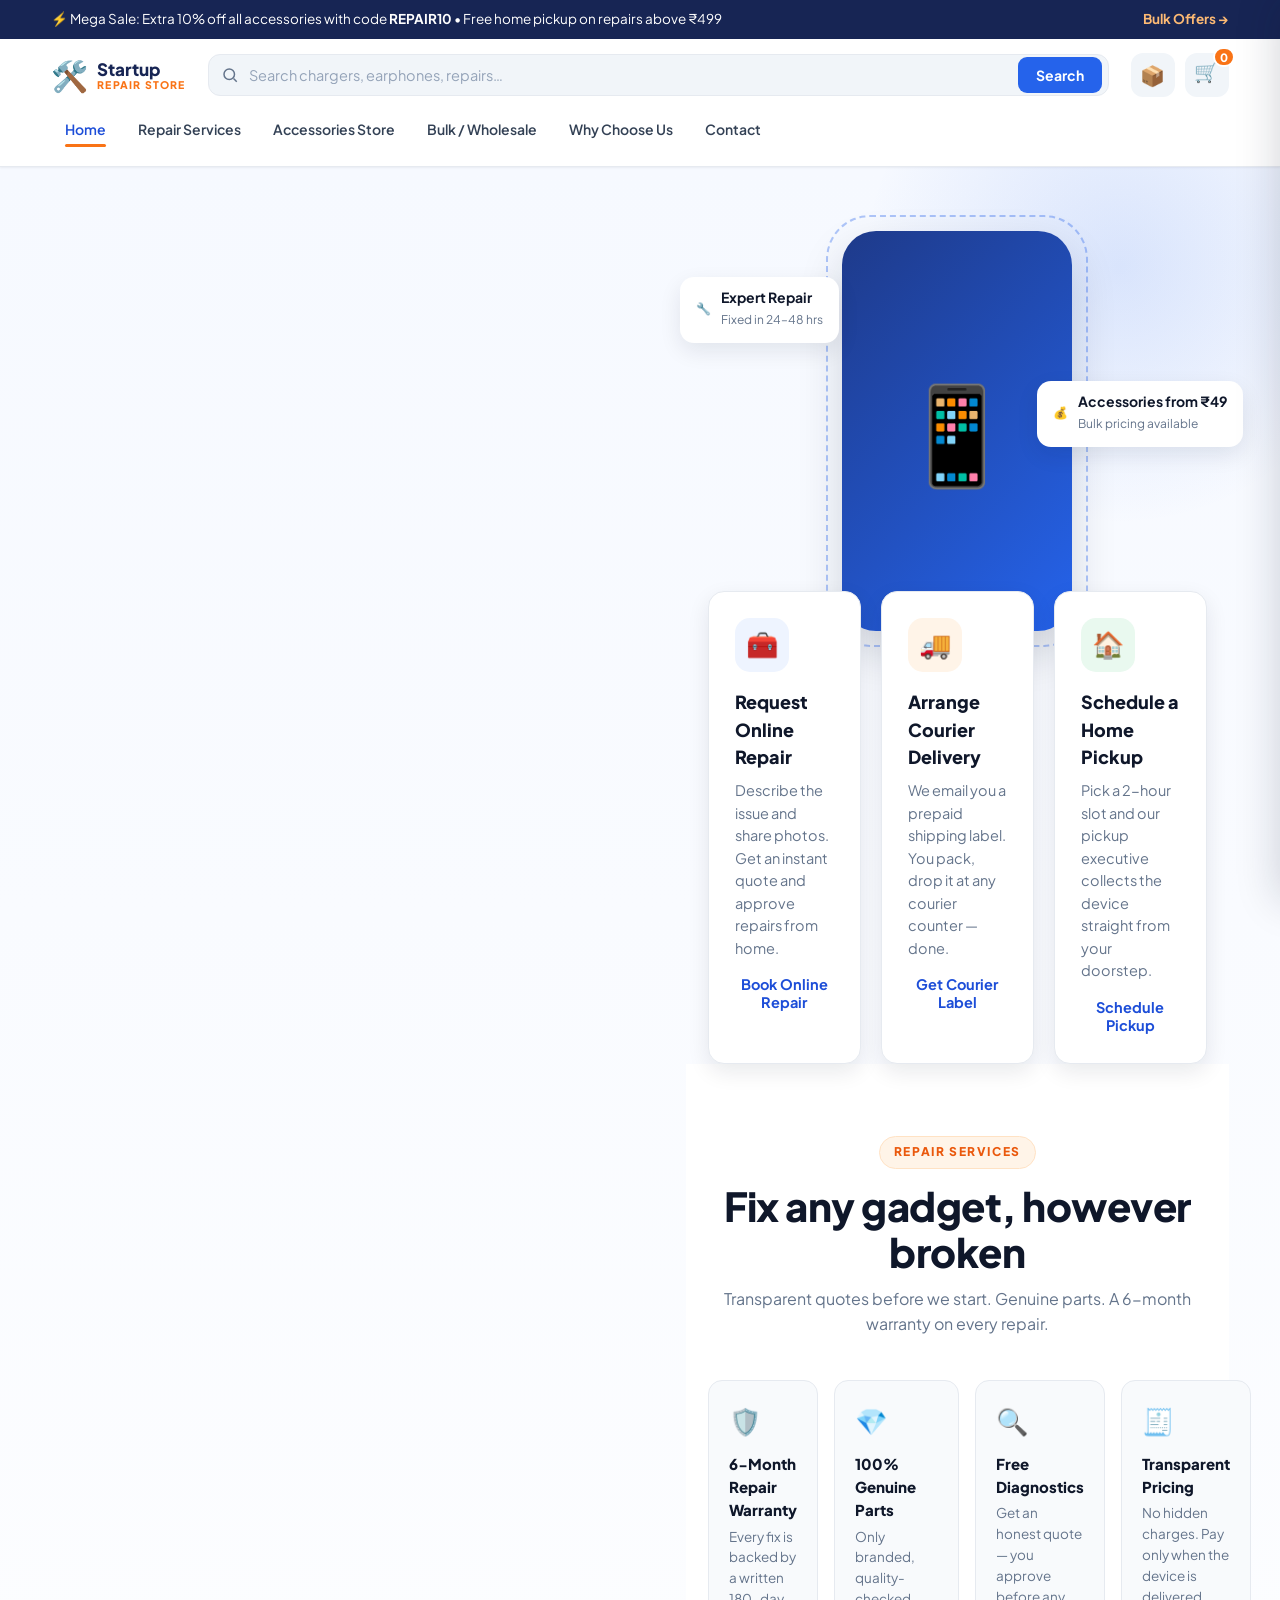
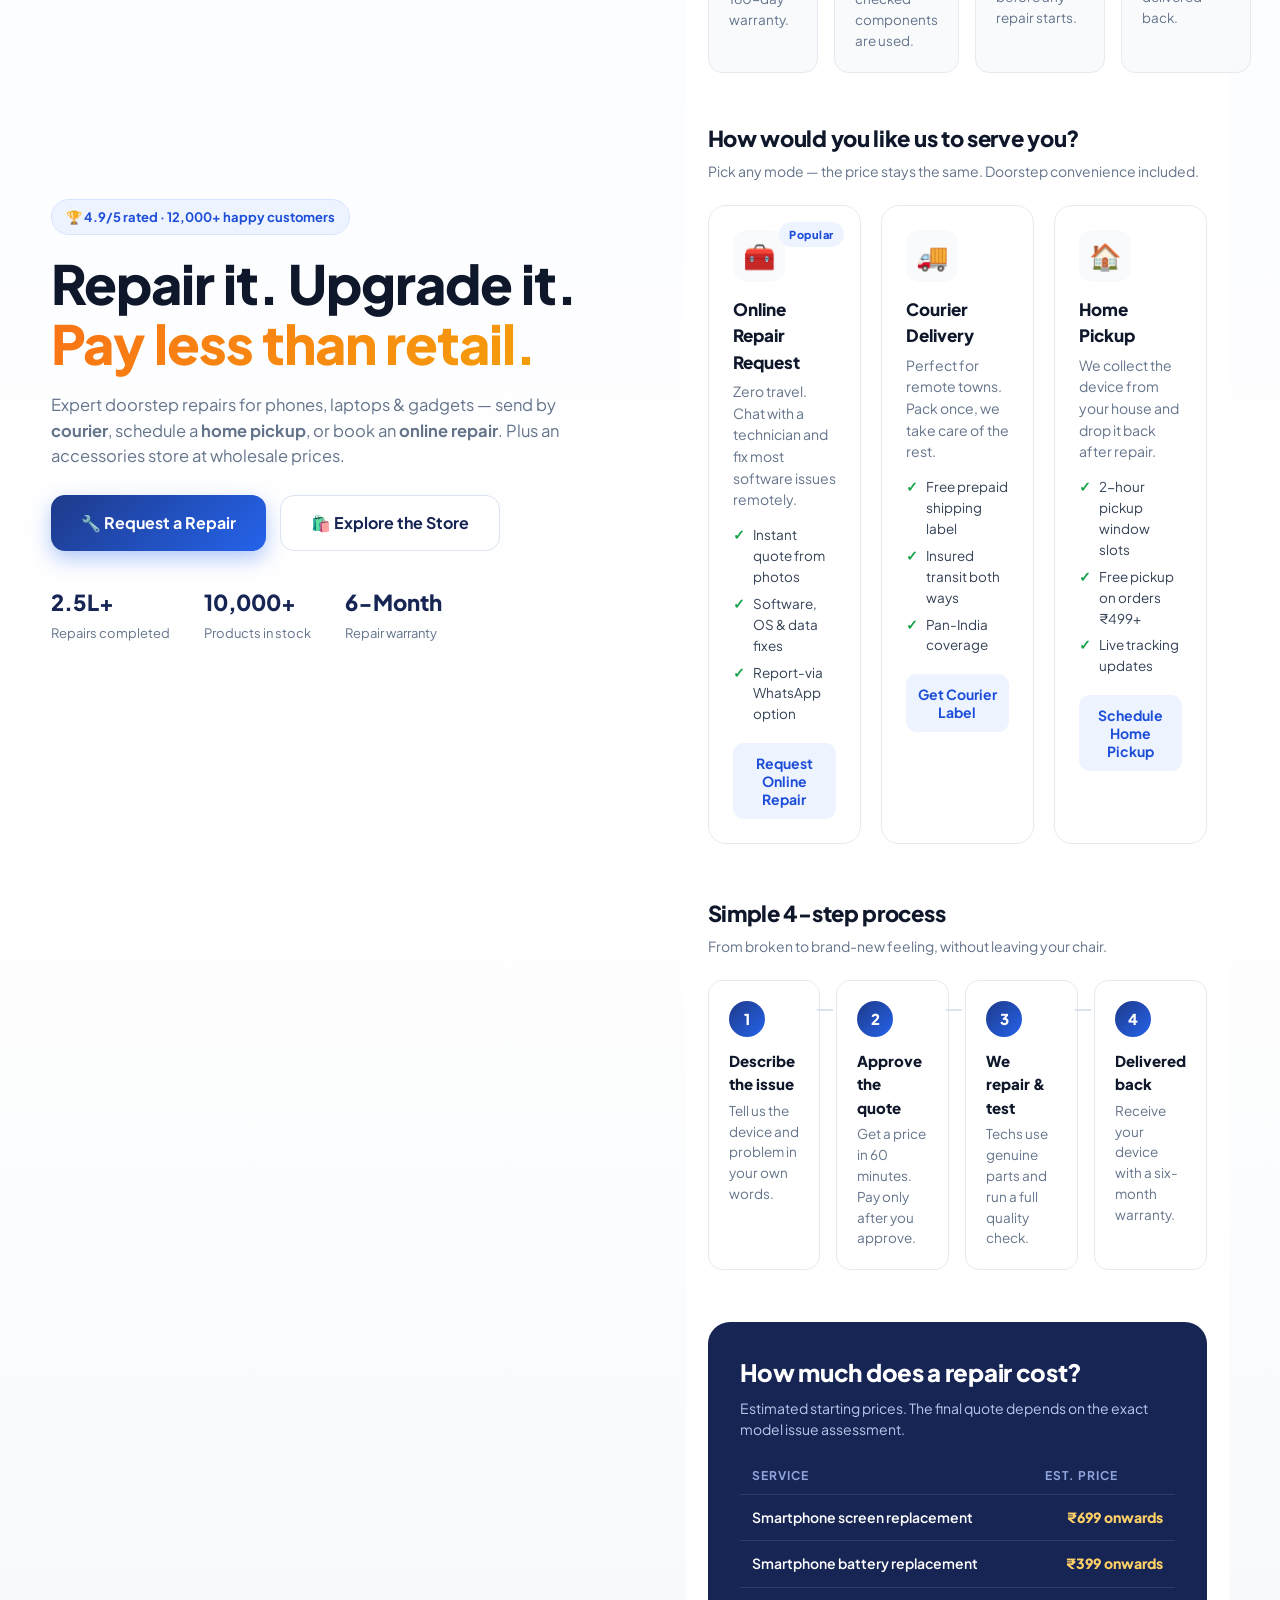
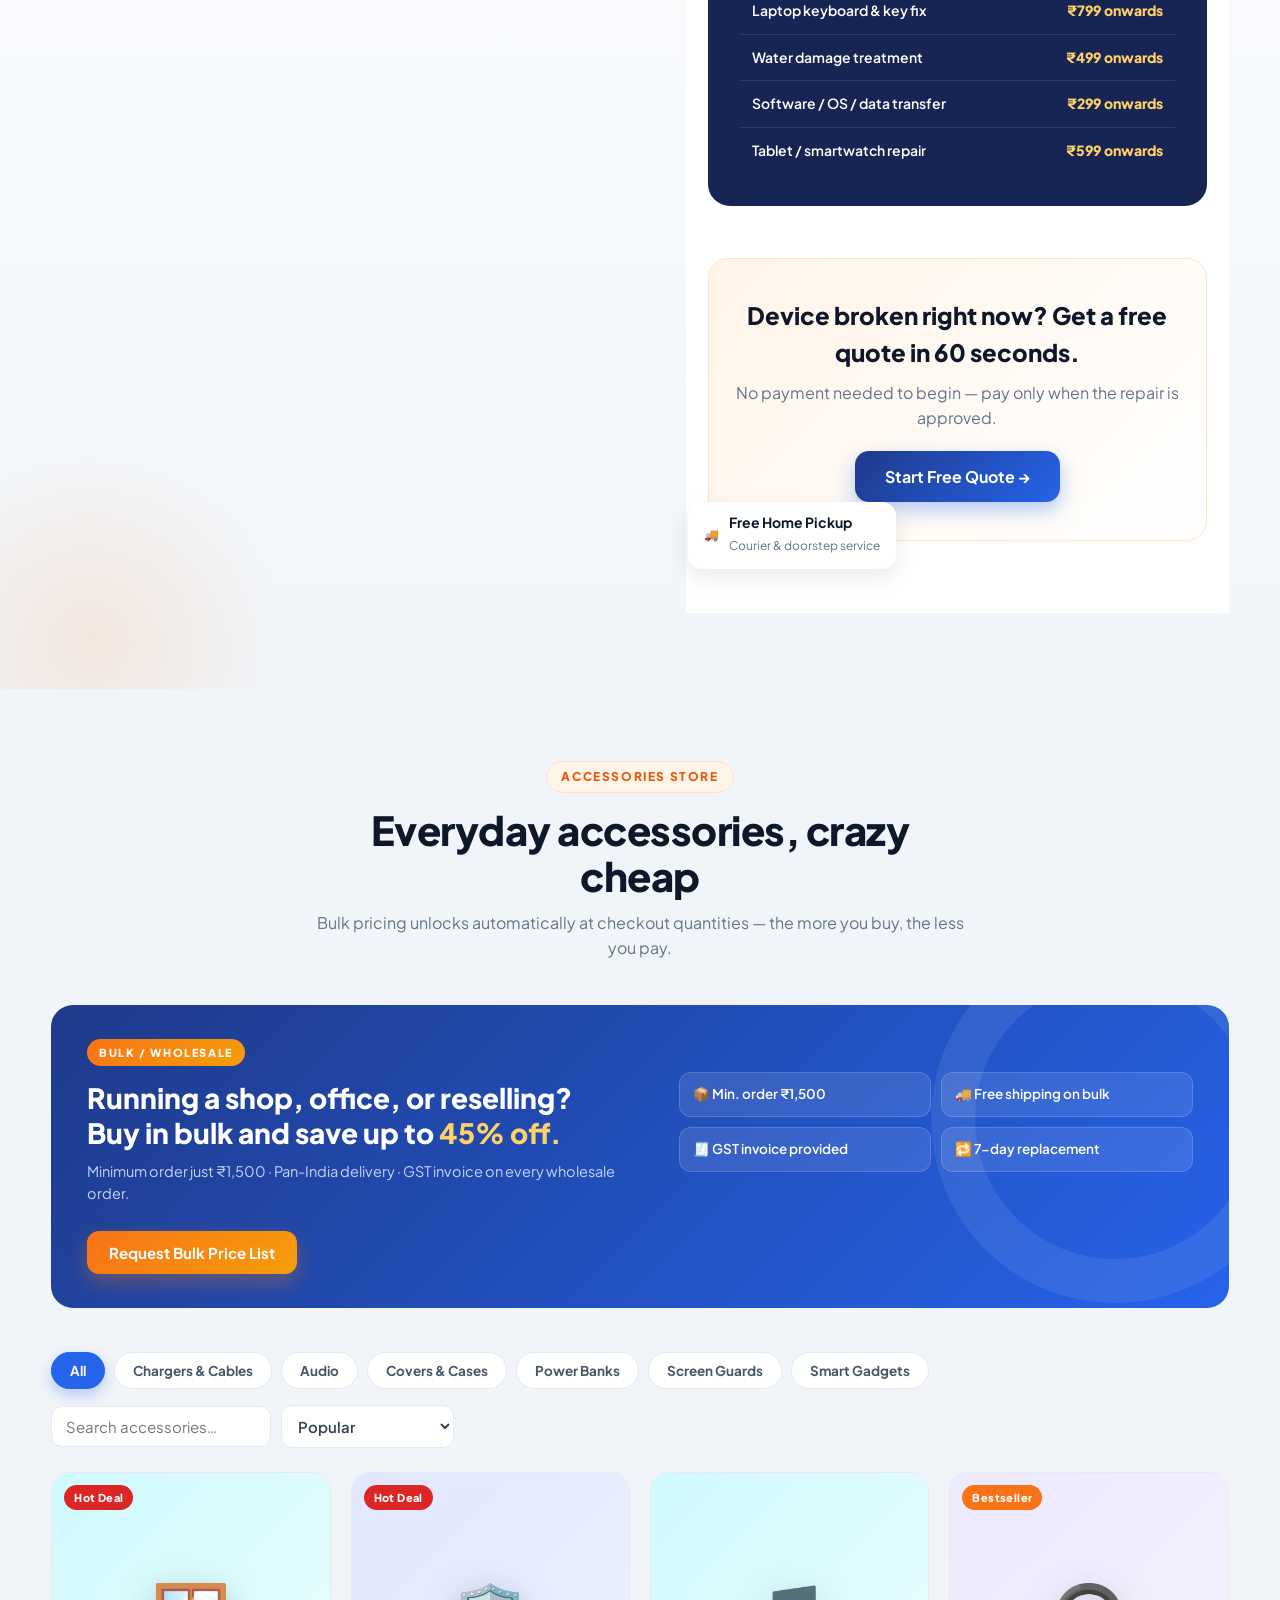
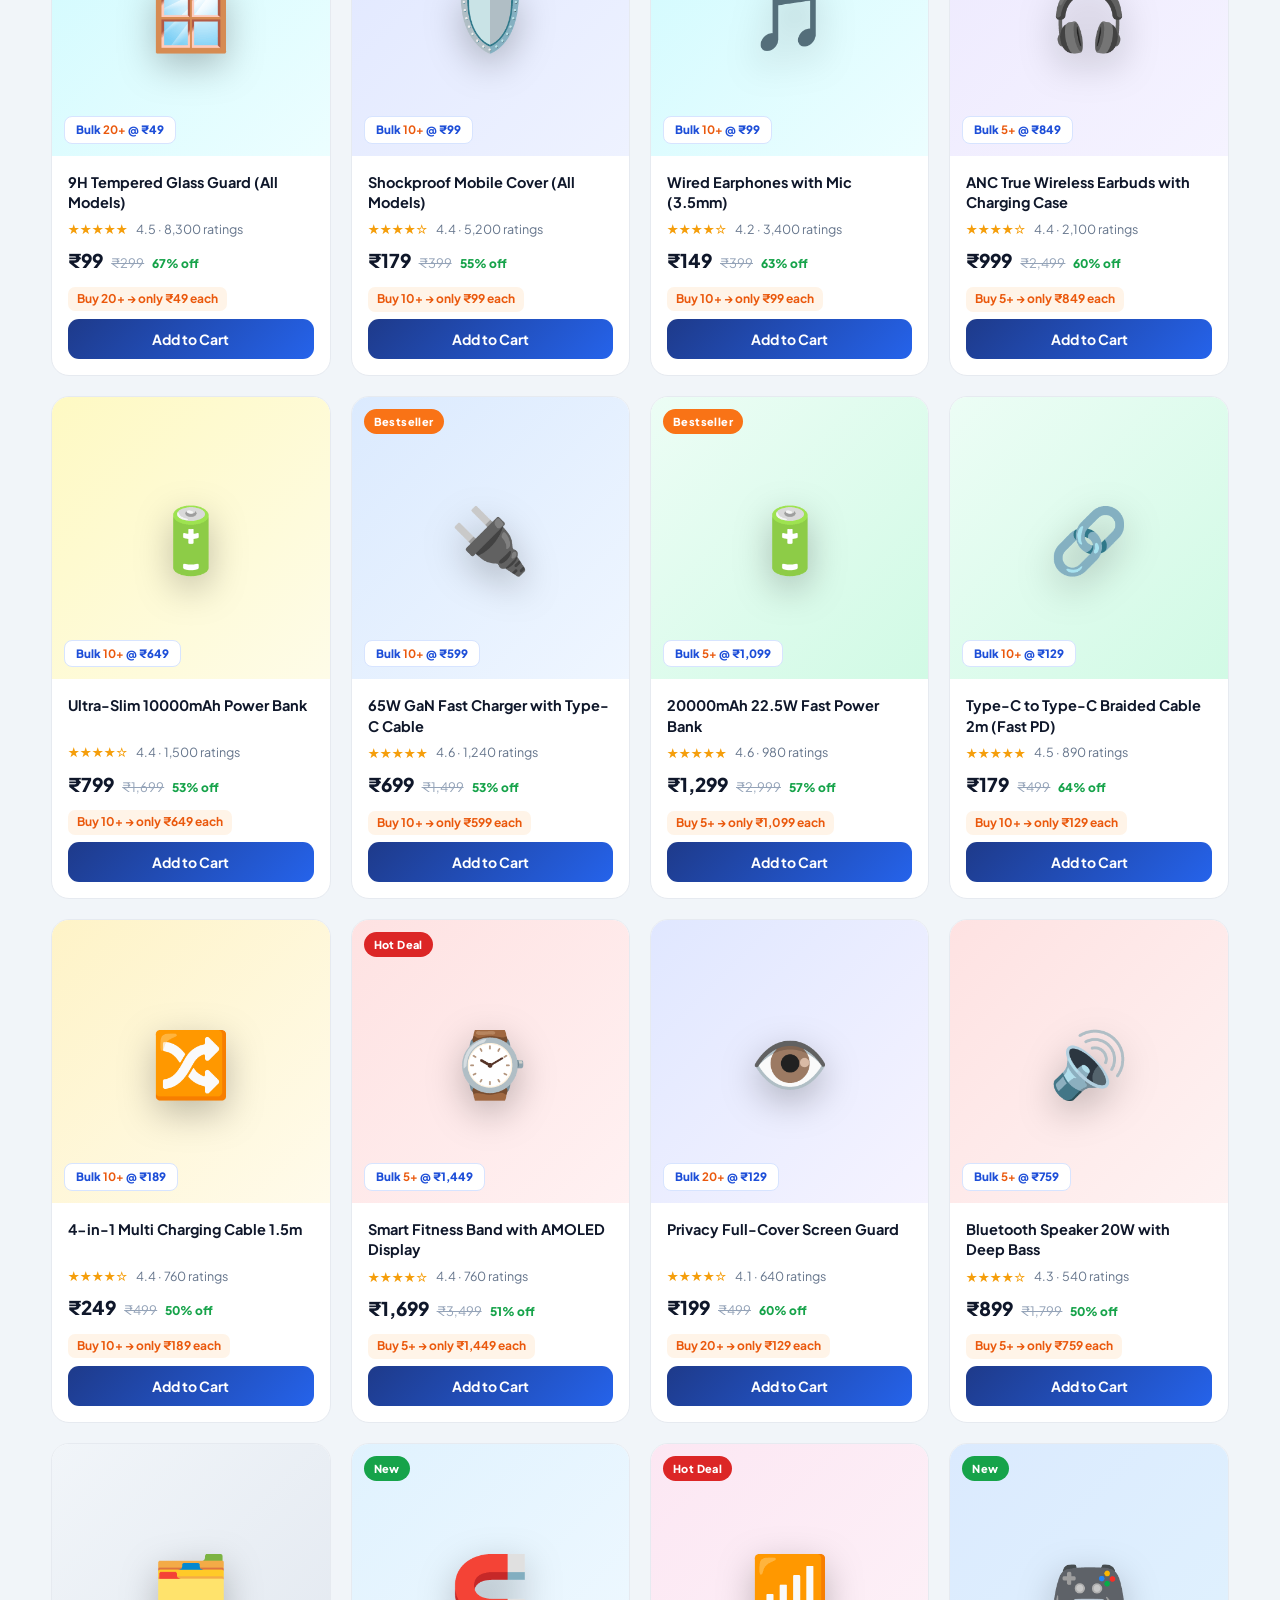
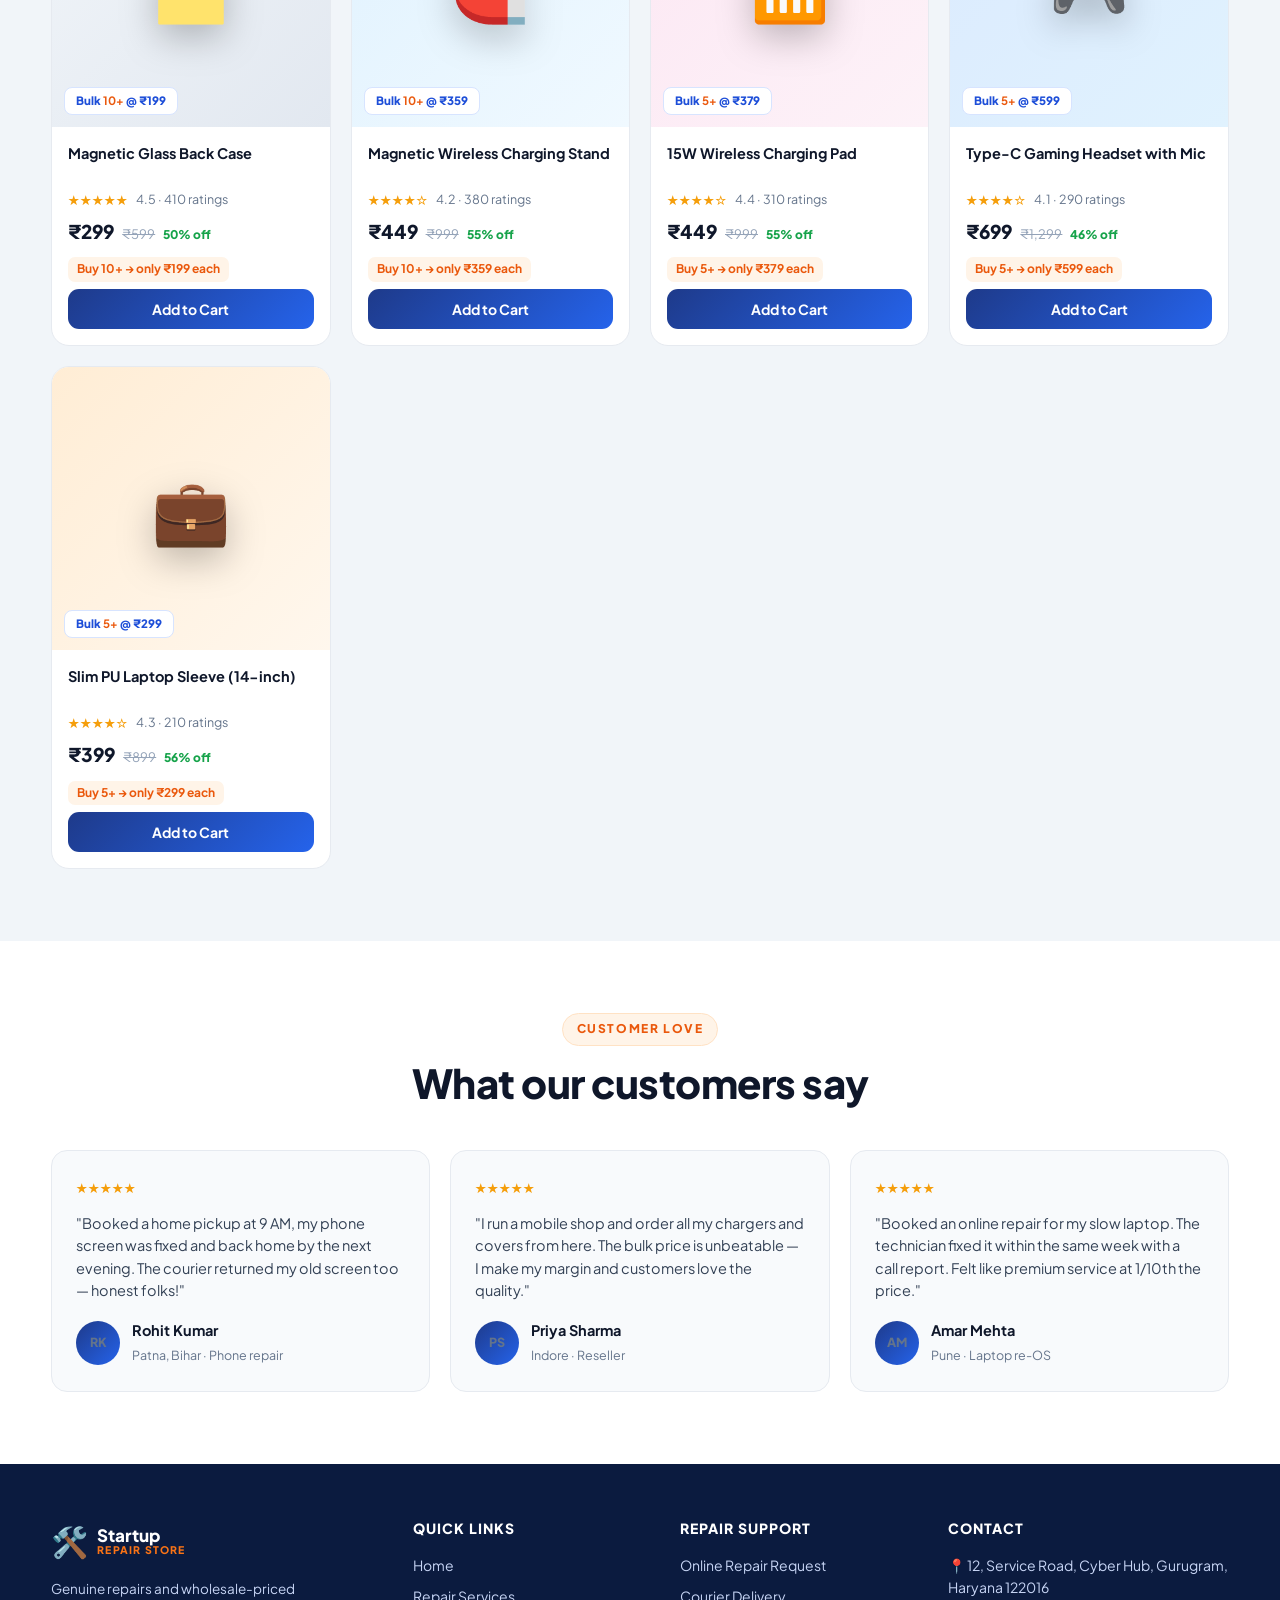
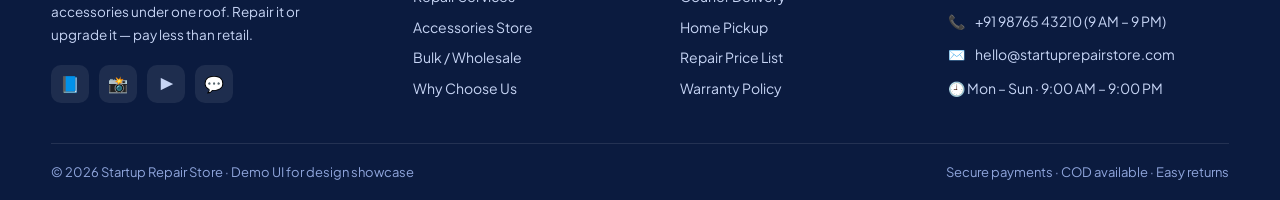
<file: index.html>
<!DOCTYPE html>
<html lang="en">
<head>
  <meta charset="UTF-8" />
  <meta name="viewport" content="width=device-width, initial-scale=1.0" />
  <title>Startup Repair Store — Device Repair &amp; Accessories at Wholesale Prices</title>
  <meta name="description" content="Startup Repair Store: doorstep device repair (online request, courier delivery, home pickup) plus a huge accessories store at cheap prices with bulk pricing options." />
  <link rel="icon" type="image/svg+xml" href="favicon.svg" />
  <link rel="manifest" href="manifest.webmanifest" />
  <meta name="theme-color" content="#2563eb" />
  <link rel="preconnect" href="https://fonts.googleapis.com" />
  <link rel="preconnect" href="https://fonts.gstatic.com" crossorigin />
  <link href="https://fonts.googleapis.com/css2?family=Plus+Jakarta+Sans:wght@400;500;600;700;800&display=swap" rel="stylesheet" />
  <link rel="stylesheet" href="css/style.css" />
</head>
<body>

<div class="overlay" id="overlay"></div>

<!-- ===== Announcement bar ===== -->
<div class="announce">
  <div class="container announce-inner">
    <span class="announce-text">⚡ Mega Sale: Extra 10% off all accessories with code <b>REPAIR10</b> • Free home pickup on repairs above ₹499</span>
    <a href="#bulk" class="announce-link">Bulk Offers →</a>
  </div>
</div>

<!-- ===== Header ===== -->
<header class="site-header" id="siteHeader">
  <div class="container header-inner">
    <a href="#home" class="brand">
      <span class="brand-logo">🛠️</span>
      <span class="brand-text">Startup<span class="brand-accent">Repair Store</span></span>
    </a>
    <form class="search-box" id="searchForm" onsubmit="return false;">
      <svg width="18" height="18" viewBox="0 0 24 24" fill="none" stroke="#64748b" stroke-width="2"><circle cx="11" cy="11" r="7"/><path d="M21 21l-4.3-4.3"/></svg>
      <input type="text" id="globalSearch" placeholder="Search chargers, earphones, repairs…" autocomplete="off" />
      <button type="button" class="search-btn" id="doSearch">Search</button>
    </form>
    <div class="header-actions">
      <button class="icon-btn" id="bulkIconBtn" title="Bulk / Wholesale orders">📦</button>
      <button class="icon-btn cart-btn" id="cartBtn" title="Your cart">
        🛒<span class="cart-count" id="cartCount">0</span>
      </button>
      <button class="hamburger" id="hamburger" aria-label="Menu">☰</button>
    </div>
  </div>
  <nav class="main-nav container" id="mainNav">
    <a href="#home" class="nav-link active">Home</a>
    <a href="#repair" class="nav-link">Repair Services</a>
    <a href="#store" class="nav-link">Accessories Store</a>
    <a href="#bulk" class="nav-link">Bulk / Wholesale</a>
    <a href="#why" class="nav-link">Why Choose Us</a>
    <a href="#contact" class="nav-link">Contact</a>
  </nav>
</header>

<!-- ===== Hero ===== -->
<section class="hero" id="home">
  <div class="container hero-inner">
    <div class="hero-copy">
      <span class="pill-badge">🏆 4.9/5 rated · 12,000+ happy customers</span>
      <h1 class="hero-title">Repair it. Upgrade it.<br /><span class="grad-text">Pay less than retail.</span></h1>
      <p class="hero-sub">Expert doorstep repairs for phones, laptops &amp; gadgets — send by <b>courier</b>, schedule a <b>home pickup</b>, or book an <b>online repair</b>. Plus an accessories store at wholesale prices.</p>
      <div class="hero-btns">
        <a href="#repair" class="btn btn-primary btn-lg">🔧 Request a Repair</a>
        <a href="#store" class="btn btn-ghost btn-lg">🛍️ Explore the Store</a>
      </div>
      <div class="hero-stats">
        <div class="stat"><b>2.5L+</b><span>Repairs completed</span></div>
        <div class="stat"><b>10,000+</b><span>Products in stock</span></div>
        <div class="stat"><b>6-Month</b><span>Repair warranty</span></div>
      </div>
    </div>
    <div class="hero-art" aria-hidden="true">
      <div class="art-main">
        <span class="art-emoji">📱</span>
        <div class="art-ring"></div>
      </div>
      <div class="art-chip art-chip-1"><span>🔧</span><div><b>Expert Repair</b><span>Fixed in 24–48 hrs</span></div></div>
      <div class="art-chip art-chip-2"><span>💰</span><div><b>Accessories from ₹49</b><span>Bulk pricing available</span></div></div>
      <div class="art-chip art-chip-3"><span>🚚</span><div><b>Free Home Pickup</b><span>Courier &amp; doorstep service</span></div></div>
<!-- ===== Quick action cards ===== -->
<section class="quick">
  <div class="container quick-grid">
    <article class="quick-card">
      <div class="quick-icon quick-blue">🧰</div>
      <h3>Request Online Repair</h3>
      <p>Describe the issue and share photos. Get an instant quote and approve repairs from home.</p>
      <button class="quick-link" onclick="openRepairModal(0)">Book Online Repair</button>
    </article>
    <article class="quick-card">
      <div class="quick-icon quick-amber">🚚</div>
      <h3>Arrange Courier Delivery</h3>
      <p>We email you a prepaid shipping label. You pack, drop it at any courier counter — done.</p>
      <button class="quick-link" onclick="openRepairModal(1)">Get Courier Label</button>
    </article>
    <article class="quick-card">
      <div class="quick-icon quick-green">🏠</div>
      <h3>Schedule a Home Pickup</h3>
      <p>Pick a 2-hour slot and our pickup executive collects the device straight from your doorstep.</p>
      <button class="quick-link" onclick="openRepairModal(2)">Schedule Pickup</button>
    </article>
  </div>
</section>

<!-- ===== Repair services ===== -->
<section class="section repair" id="repair">
  <div class="container">
    <div class="sec-head">
      <span class="sec-tag">Repair Services</span>
      <h2>Fix any gadget, however broken</h2>
      <p>Transparent quotes before we start. Genuine parts. A 6-month warranty on every repair.</p>
    </div>

    <div class="repair-feats" id="why">
      <div class="feat-card"><div class="feat-icon">🛡️</div><h4>6-Month Repair Warranty</h4><p>Every fix is backed by a written 180-day warranty.</p></div>
      <div class="feat-card"><div class="feat-icon">💎</div><h4>100% Genuine Parts</h4><p>Only branded, quality-checked components are used.</p></div>
      <div class="feat-card"><div class="feat-icon">🔍</div><h4>Free Diagnostics</h4><p>Get an honest quote — you approve before any repair starts.</p></div>
      <div class="feat-card"><div class="feat-icon">🧾</div><h4>Transparent Pricing</h4><p>No hidden charges. Pay only when the device is delivered back.</p></div>
    </div>

    <h3 class="modes-title">How would you like us to serve you?</h3>
    <p class="small-note">Pick any mode — the price stays the same. Doorstep convenience included.</p>
    <div class="modes-grid">
      <article class="mode-card">
        <span class="mode-badge">Popular</span>
        <div class="mode-icon">🧰</div>
        <h4>Online Repair Request</h4>
        <p>Zero travel. Chat with a technician and fix most software issues remotely.</p>
        <ul class="mode-list">
          <li>Instant quote from photos</li>
          <li>Software, OS &amp; data fixes</li>
          <li>Report-via WhatsApp option</li>
        </ul>
        <button class="mode-box-btn" onclick="openRepairModal(0)">Request Online Repair</button>
      </article>
      <article class="mode-card">
        <div class="mode-icon">🚚</div>
        <h4>Courier Delivery</h4>
        <p>Perfect for remote towns. Pack once, we take care of the rest.</p>
        <ul class="mode-list">
          <li>Free prepaid shipping label</li>
          <li>Insured transit both ways</li>
          <li>Pan-India coverage</li>
        </ul>
        <button class="mode-box-btn" onclick="openRepairModal(1)">Get Courier Label</button>
      </article>
      <article class="mode-card">
        <div class="mode-icon">🏠</div>
        <h4>Home Pickup</h4>
        <p>We collect the device from your house and drop it back after repair.</p>
        <ul class="mode-list">
          <li>2-hour pickup window slots</li>
          <li>Free pickup on orders ₹499+</li>
          <li>Live tracking updates</li>
        </ul>
        <button class="mode-box-btn" onclick="openRepairModal(2)">Schedule Home Pickup</button>
      </article>
    </div>

    <h3 class="how-title">Simple 4-step process</h3>
    <p class="small-note">From broken to brand-new feeling, without leaving your chair.</p>
    <div class="steps-grid">
      <div class="step"><span class="step-num">1</span><h4>Describe the issue</h4><p>Tell us the device and problem in your own words.</p></div>
      <div class="step"><span class="step-num">2</span><h4>Approve the quote</h4><p>Get a price in 60 minutes. Pay only after you approve.</p></div>
      <div class="step"><span class="step-num">3</span><h4>We repair &amp; test</h4><p>Techs use genuine parts and run a full quality check.</p></div>
      <div class="step"><span class="step-num">4</span><h4>Delivered back</h4><p>Receive your device with a six-month warranty.</p></div>
    </div>

    <div class="price-wrap">
      <h3 class="price-title">How much does a repair cost?</h3>
      <p class="small-note">Estimated starting prices. The final quote depends on the exact model issue assessment.</p>
      <table class="price-table">
        <thead><tr><th>Service</th><th>Est. Price</th></tr></thead>
        <tbody>
          <tr><td>Smartphone screen replacement</td><td>₹699 onwards</td></tr>
          <tr><td>Smartphone battery replacement</td><td>₹399 onwards</td></tr>
          <tr><td>Laptop keyboard &amp; key fix</td><td>₹799 onwards</td></tr>
          <tr><td>Water damage treatment</td><td>₹499 onwards</td></tr>
          <tr><td>Software / OS / data transfer</td><td>₹299 onwards</td></tr>
          <tr><td>Tablet / smartwatch repair</td><td>₹599 onwards</td></tr>
        </tbody>
      </table>
    </div>

    <div class="repair-cta">
      <h3>Device broken right now? Get a free quote in 60 seconds.</h3>
      <p>No payment needed to begin — pay only when the repair is approved.</p>
      <button class="btn btn-primary btn-lg" onclick="openRepairModal(0)">Start Free Quote →</button>
    </div>
  </div>
</section>
    </div>
  </div>
</section>
<!-- ===== Accessories store ===== -->
<section class="section store" id="store">
  <div class="container">
    <div class="sec-head">
      <span class="sec-tag">Accessories Store</span>
      <h2>Everyday accessories, crazy cheap</h2>
      <p>Bulk pricing unlocks automatically at checkout quantities — the more you buy, the less you pay.</p>
    </div>

    <div class="bulk-banner" id="bulk">
      <div>
        <span class="bulk-tag">Bulk / Wholesale</span>
        <h3>Running a shop, office, or reselling?<br />Buy in bulk and save up to <span class="accent-strong">45% off.</span></h3>
        <p>Minimum order just ₹1,500 · Pan-India delivery · GST invoice on every wholesale order.</p>
      </div>
      <div class="bulk-perks">
        <div class="perk">📦 Min. order ₹1,500</div>
        <div class="perk">🚚 Free shipping on bulk</div>
        <div class="perk">🧾 GST invoice provided</div>
        <div class="perk">🔁 7-day replacement</div>
      </div>
      <button class="btn btn-warm" onclick="openBulkModal()">Request Bulk Price List</button>
    </div>

    <div class="store-bar">
      <div class="cat-tabs" id="catTabs"></div>
      <div class="store-controls">
        <input type="text" id="storeSearch" placeholder="Search accessories…" autocomplete="off" />
        <select id="sortSelect" title="Sort products">
          <option value="popular">Popular</option>
          <option value="low">Price: Low → High</option>
          <option value="high">Price: High → Low</option>
          <option value="discount">Biggest Discount</option>
        </select>
      </div>
    </div>

    <div class="product-grid" id="productGrid"></div>
    <div class="no-result" id="noResult" hidden>😕 No products match your search. Try a different keyword or category.</div>
  </div>
</section>

<!-- ===== Testimonials ===== -->
<section class="section testi">
  <div class="container">
    <div class="sec-head">
      <span class="sec-tag">Customer Love</span>
      <h2>What our customers say</h2>
    </div>
    <div class="testi-grid">
      <div class="testi-card">
        <span class="stars">★★★★★</span>
        <p>"Booked a home pickup at 9 AM, my phone screen was fixed and back home by the next evening. The courier returned my old screen too — honest folks!"</p>
        <div class="testi-head"><span class="testi-avatar">RK</span><div><b>Rohit Kumar</b><span>Patna, Bihar · Phone repair</span></div></div>
      </div>
      <div class="testi-card">
        <span class="stars">★★★★★</span>
        <p>"I run a mobile shop and order all my chargers and covers from here. The bulk price is unbeatable — I make my margin and customers love the quality."</p>
        <div class="testi-head"><span class="testi-avatar">PS</span><div><b>Priya Sharma</b><span>Indore · Reseller</span></div></div>
      </div>
      <div class="testi-card">
        <span class="stars">★★★★★</span>
        <p>"Booked an online repair for my slow laptop. The technician fixed it within the same week with a call report. Felt like premium service at 1/10th the price."</p>
        <div class="testi-head"><span class="testi-avatar">AM</span><div><b>Amar Mehta</b><span>Pune · Laptop re-OS</span></div></div>
      </div>
    </div>
  </div>
</section>
<!-- ===== Footer ===== -->
<footer class="footer" id="contact">
  <div class="container">
    <div class="footer-main">
      <div>
        <a href="#home" class="brand">
          <span class="brand-logo">🛠️</span>
          <span class="brand-text">Startup<span class="brand-accent">Repair Store</span></span>
        </a>
        <p class="foot-note">Genuine repairs and wholesale-priced accessories under one roof. Repair it or upgrade it — pay less than retail.</p>
        <div class="socials">
          <a class="social" href="#" aria-label="Facebook">📘</a>
          <a class="social" href="#" aria-label="Instagram">📸</a>
          <a class="social" href="#" aria-label="YouTube">▶️</a>
          <a class="social" href="#" aria-label="WhatsApp">💬</a>
        </div>
      </div>
      <div>
        <h4 class="foot-title">Quick Links</h4>
        <ul class="foot-links">
          <li><a href="#home">Home</a></li>
          <li><a href="#repair">Repair Services</a></li>
          <li><a href="#store">Accessories Store</a></li>
          <li><a href="#bulk">Bulk / Wholesale</a></li>
          <li><a href="#why">Why Choose Us</a></li>
        </ul>
      </div>
      <div>
        <h4 class="foot-title">Repair Support</h4>
        <ul class="foot-links">
          <li><a href="#" onclick="openRepairModal(0);return false;">Online Repair Request</a></li>
          <li><a href="#" onclick="openRepairModal(1);return false;">Courier Delivery</a></li>
          <li><a href="#" onclick="openRepairModal(2);return false;">Home Pickup</a></li>
          <li><a href="#repair">Repair Price List</a></li>
          <li><a href="#repair">Warranty Policy</a></li>
        </ul>
      </div>
      <div>
        <h4 class="foot-title">Contact</h4>
        <ul class="foot-contact">
          <li>📍 12, Service Road, Cyber Hub, Gurugram, Haryana 122016</li>
          <li>📞 <span><a href="tel:+919876543210">+91 98765 43210</a> (9 AM – 9 PM)</span></li>
          <li>✉️ <span><a href="mailto:hello@startuprepairstore.com">hello@startuprepairstore.com</a></span></li>
          <li>🕘 Mon – Sun · 9:00 AM – 9:00 PM</li>
        </ul>
      </div>
    </div>
    <div class="foot-bottom">
      <div class="foot-bottom-inner">
        <span>© 2026 Startup Repair Store · Demo UI for design showcase</span>
        <span>Secure payments · COD available · Easy returns</span>
      </div>
    </div>
  </div>
</footer>

<!-- ===== Cart drawer ===== -->
<aside class="cart-drawer" id="cartDrawer" aria-hidden="true">
  <div class="cart-head">
    <div><h3>Your Cart 🛒</h3><p>Bulk discount is auto-applied</p></div>
    <button class="modal-close" id="cartClose">✕</button>
  </div>
  <div class="cart-body" id="cartBody"></div>
  <div class="cart-foot">
    <div class="cart-total"><span>Subtotal</span><strong id="cartTotal">₹0</strong></div>
    <p class="cart-save" id="cartSave">Bulk saving: ₹0</p>
    <p class="cart-tip">💡 Add enough units to unlock bulk price tiers automatically.</p>
    <button class="btn btn-primary btn-block" id="checkoutBtn">Proceed to Checkout →</button>
  </div>
</aside>

<!-- ===== Repair request modal ===== -->
<div class="modal" id="repairModal" hidden>
  <div class="modal-box" id="repairBox">
    <div class="modal-head">
      <div>
        <h3>Request a Repair Service</h3>
        <p>Free quote within 60 minutes · pay only after you approve</p>
      </div>
      <button class="modal-close" onclick="closeModal('repairModal')">✕</button>
    </div>
    <div class="progress" id="repairProgress"></div>
    <form id="repairForm" novalidate></form>
  </div>
</div>

<!-- ===== Bulk price-list modal ===== -->
<div class="modal" id="bulkModal" hidden>
  <div class="modal-box">
    <div class="modal-head">
      <div>
        <h3>Request Bulk Price List 📦</h3>
        <p>Get wholesale rates for your business within 24 hours.</p>
      </div>
      <button class="modal-close" onclick="closeModal('bulkModal')">✕</button>
    </div>
    <form id="bulkForm" novalidate>
      <div class="row-2">
        <div class="field"><label class="label">Full name <span class="req">*</span></label><input class="input" id="bName" type="text" placeholder="e.g. Rahul Verma" /></div>
        <div class="field"><label class="label">Business / Shop name</label><input class="input" id="bBusiness" type="text" placeholder="e.g. Verma Mobiles" /></div>
      </div>
      <div class="row-2">
        <div class="field"><label class="label">Mobile number <span class="req">*</span></label><input class="input" id="bPhone" type="tel" placeholder="10-digit number" /></div>
        <div class="field"><label class="label">Email</label><input class="input" id="bEmail" type="email" placeholder="you@company.com" /></div>
      </div>
      <div class="field"><label class="label">Products &amp; approximate quantity <span class="req">*</span></label><textarea class="textarea" id="bProduct" placeholder="e.g. 50× Type-C cables, 25× tempered glass, 100× covers"></textarea></div>
      <p class="bulk-form-note">Minimum bulk order is ₹1,500 · GST invoice available on request.</p>
      <div class="form-actions"><button type="button" class="btn btn-ghost" onclick="closeModal('bulkModal')">Cancel</button><button type="submit" class="btn btn-primary">Submit Request →</button></div>
    </form>
  </div>
</div>

<div class="toasts" id="toasts"></div>
<button id="toTop" aria-label="Back to top">↑</button>

<script src="js/main.js"></script>
</body>
</html>
</file>
<file: css/style.css>
/* ============================================================
   Startup Repair Store — stylesheet
   01 Variables & base    02 Buttons & badges
   03 Announce + header   04 Hero
   05 Quick actions       06 Repair services
   07 Accessories store   08 Bulk banner + testimonials
   09 Footer              10 Cart drawer
   11 Modals & forms      12 Toasts & misc
   13 Responsive
============================================================ */

/* ---------- 01. Variables & base ---------- */
:root{
  --brand:#2563eb; --brand-2:#1d4ed8; --brand-deep:#172554;
  --accent:#f97316; --accent-2:#ea580c;
  --ink:#0f172a; --muted:#64748b; --bg:#f1f5f9; --card:#ffffff;
  --line:#e6eaf0; --success:#16a34a; --warn:#d97706; --danger:#dc2626;
  --shadow-sm:0 1px 2px rgba(15,23,42,.06);
  --shadow:0 8px 22px rgba(15,23,42,.09);
  --shadow-lg:0 20px 45px rgba(15,23,42,.16);
  --radius:16px;
  --grad-blue:linear-gradient(135deg,#1e3a8a 0%,#2563eb 100%);
  --grad-warm:linear-gradient(135deg,#f97316,#f59e0b);
  --font:'Plus Jakarta Sans','Segoe UI',-apple-system,BlinkMacSystemFont,Roboto,Arial,sans-serif;
}
*{margin:0;padding:0;box-sizing:border-box}
html{scroll-behavior:smooth}
body{font-family:var(--font);color:var(--ink);background:var(--bg);line-height:1.55;-webkit-font-smoothing:antialiased}
a{text-decoration:none;color:inherit}
button{font-family:inherit;cursor:pointer;border:none;background:none}
input,select,textarea{font-family:inherit;font-size:15px}
[hidden]{display:none!important}
.container{width:min(1200px,92%);margin-inline:auto}
.section{padding:72px 0}

/* ---------- 02. Buttons, badges, section heads ---------- */
.btn{display:inline-flex;align-items:center;justify-content:center;gap:8px;font-weight:700;font-size:15px;
  padding:12px 22px;border-radius:12px;transition:.2s;white-space:nowrap;border:0}
.btn-primary{background:var(--grad-blue);color:#fff;box-shadow:0 8px 20px rgba(37,99,235,.35)}
.btn-primary:hover{transform:translateY(-2px);box-shadow:0 12px 26px rgba(37,99,235,.45)}
.btn-warm{background:var(--grad-warm);color:#fff;box-shadow:0 8px 20px rgba(249,115,22,.35)}
.btn-warm:hover{transform:translateY(-2px)}
.btn-ghost{background:#fff;color:var(--brand-deep);border:1.5px solid #dbe3f0}
.btn-ghost:hover{border-color:var(--brand);color:var(--brand)}
.btn-light{background:#fff;color:#172554}
.btn-lg{padding:15px 30px;font-size:16px;border-radius:14px}
.btn-block{width:100%}
.btn:disabled{opacity:.55;cursor:not-allowed;transform:none!important}

.pill-badge{display:inline-flex;align-items:center;gap:8px;background:#eef4ff;color:var(--brand-2);
  font-size:13px;font-weight:700;padding:7px 14px;border-radius:999px;border:1px solid #d7e4ff}
.sec-head{max-width:660px;margin:0 auto 44px;text-align:center}
.sec-tag{display:inline-block;font-size:12px;font-weight:800;letter-spacing:1.6px;text-transform:uppercase;
  color:var(--accent-2);background:#fff4e8;padding:6px 14px;border-radius:999px;margin-bottom:14px;border:1px solid #ffe2c4}
.sec-head h2{font-size:clamp(26px,3.4vw,40px);font-weight:800;letter-spacing:-.5px;line-height:1.15}
.sec-head p{color:var(--muted);margin-top:12px;font-size:16px}

/* ---------- 03. Announcement + header ---------- */
.announce{background:var(--brand-deep);color:#fff;font-size:13.5px}
.announce-inner{display:flex;justify-content:space-between;align-items:center;gap:14px;padding:9px 0}
.announce-link{color:#fdba74;font-weight:700;white-space:nowrap}
.announce-link:hover{text-decoration:underline}

.site-header{position:sticky;top:0;z-index:60;background:#fff;box-shadow:var(--shadow-sm);border-bottom:1px solid var(--line)}
.site-header.scrolled{box-shadow:var(--shadow)}
.header-inner{display:grid;grid-template-columns:auto 1fr auto;gap:22px;align-items:center;padding:13px 0}
.brand{display:flex;align-items:center;gap:9px}
.brand-logo{font-size:30px}
.brand-text{font-size:17px;font-weight:800;line-height:1.05;color:var(--brand-deep)}
.brand-accent{display:block;font-size:10.5px;font-weight:800;letter-spacing:1.2px;color:var(--accent);text-transform:uppercase}

.search-box{position:relative;display:flex;align-items:center;background:#f1f5f9;border:1.5px solid var(--line);
  border-radius:12px;padding:0 6px 0 12px;transition:.2s}
.search-box:focus-within{border-color:var(--brand);background:#fff;box-shadow:0 0 0 4px rgba(37,99,235,.08)}
.search-box input{flex:1;border:none;outline:none;background:transparent;padding:11px 10px;font-size:14.5px;min-width:0}
.search-box input::placeholder{color:#94a3b8}
.search-btn{background:var(--brand);color:#fff;font-weight:700;font-size:14px;padding:9px 18px;border-radius:9px}
.search-btn:hover{background:var(--brand-2)}
.header-actions{display:flex;align-items:center;gap:10px}
.icon-btn{position:relative;width:44px;height:44px;border-radius:12px;display:grid;place-items:center;
  font-size:20px;background:#f1f5f9;transition:.2s}
.icon-btn:hover{background:#e2e8f0}
.cart-count{position:absolute;top:-6px;right:-6px;min-width:20px;height:20px;padding:0 5px;border-radius:999px;
  background:var(--accent);color:#fff;font-size:11.5px;font-weight:800;display:grid;place-items:center;border:2px solid #fff}
.hamburger{display:none;width:44px;height:44px;border-radius:12px;background:#eef2ff;font-size:20px;color:var(--brand-2)}

.main-nav{display:flex;gap:4px;padding-bottom:11px;flex-wrap:wrap}
.nav-link{padding:8px 14px;border-radius:9px;font-size:14px;font-weight:600;color:#334155;transition:.2s}
.nav-link:hover{background:#eef2ff;color:var(--brand-2)}
.nav-link.active{color:var(--brand-2)}
.nav-link.active::after{content:"";display:block;height:2.5px;background:var(--accent);border-radius:2px;margin-top:3px}
/* ---------- 04. Hero ---------- */
.hero{position:relative;overflow:hidden;background:linear-gradient(180deg,#f6f9ff 0%,#ffffff 60%,#f1f5f9 100%)}
.hero::before{content:"";position:absolute;width:560px;height:560px;border-radius:50%;
  background:radial-gradient(circle,rgba(37,99,235,.14),transparent 65%);top:-180px;right:-120px}
.hero::after{content:"";position:absolute;width:420px;height:420px;border-radius:50%;
  background:radial-gradient(circle,rgba(249,115,22,.12),transparent 65%);bottom:-160px;left:-120px}
.hero-inner{position:relative;z-index:1;display:grid;grid-template-columns:1.15fr .85fr;gap:44px;
  align-items:center;padding:64px 0 76px}
.hero-title{font-size:clamp(30px,4.4vw,54px);font-weight:800;line-height:1.12;letter-spacing:-1px;margin:18px 0 18px}
.hero-title .grad-text{background:var(--grad-warm);-webkit-background-clip:text;background-clip:text;color:transparent}
.hero-sub{color:var(--muted);font-size:16.5px;max-width:540px;margin-bottom:26px}
.hero-btns{display:flex;gap:14px;flex-wrap:wrap;margin-bottom:34px}
.hero-stats{display:flex;gap:34px;flex-wrap:wrap}
.stat b{display:block;font-size:22px;font-weight:800;color:var(--brand-deep)}
.stat span{font-size:13px;color:var(--muted)}
.hero-art{position:relative;display:grid;place-items:center;min-height:400px}
.art-main{width:230px;height:400px;background:var(--grad-blue);border-radius:34px;box-shadow:var(--shadow-lg);
  display:grid;place-items:center;position:relative}
.art-emoji{font-size:96px}
.art-ring{position:absolute;inset:-16px;border:2px dashed rgba(37,99,235,.35);border-radius:44px;animation:spin 26s linear infinite}
@keyframes spin{to{transform:rotate(360deg)}}
.art-chip{position:absolute;background:#fff;border-radius:14px;box-shadow:var(--shadow);padding:12px 16px;
  max-width:220px;display:flex;gap:10px;align-items:center;z-index:2;animation:float 5s ease-in-out infinite}
.art-chip b{font-size:14px;display:block;line-height:1.25}
.art-chip span{font-size:12px;color:var(--muted)}
.art-chip-1{top:46px;left:-6px;animation-delay:0s}
.art-chip-2{right:-14px;top:150px;animation-delay:1.2s}
.art-chip-3{bottom:44px;left:2px;animation-delay:2.1s}
@keyframes float{0%,100%{transform:translateY(0)}50%{transform:translateY(-10px)}}

/* ---------- 05. Quick actions ---------- */
.quick{margin-top:-40px;position:relative;z-index:3}
.quick-grid{display:grid;grid-template-columns:repeat(3,1fr);gap:20px}
.quick-card{background:#fff;border-radius:var(--radius);box-shadow:var(--shadow);padding:26px;transition:.25s;border:1px solid var(--line)}
.quick-card:hover{transform:translateY(-5px);box-shadow:var(--shadow-lg)}
.quick-icon{width:54px;height:54px;border-radius:15px;display:grid;place-items:center;font-size:26px;margin-bottom:16px}
.quick-blue{background:#eef4ff}
.quick-amber{background:#fff4e8}
.quick-green{background:#e9f9ef}
.quick-card h3{font-size:18px;font-weight:800;margin-bottom:8px}
.quick-card p{color:var(--muted);font-size:14.5px;margin-bottom:16px}
.quick-link{font-weight:700;color:var(--brand-2);font-size:14.5px;transition:.2s}
.quick-link:hover{color:var(--accent-2)}
.quick-link:hover::after{content:" →"}

/* ---------- 06. Repair services ---------- */
.repair{background:#fff}
.repair-feats{display:grid;grid-template-columns:repeat(4,1fr);gap:16px;margin:8px 0 48px}
.feat-card{background:#f8fafc;border:1px solid var(--line);border-radius:14px;padding:20px;transition:.2s}
.feat-card:hover{border-color:var(--brand);background:#fff;box-shadow:var(--shadow-sm)}
.feat-icon{font-size:26px;margin-bottom:10px}
.feat-card h4{font-size:15px;font-weight:800;margin-bottom:5px}
.feat-card p{font-size:13.5px;color:var(--muted)}
.modes-title,.how-title,.price-title{font-size:22px;font-weight:800;margin:0 0 6px;letter-spacing:-.3px}
.small-note{color:var(--muted);font-size:14px;margin-bottom:22px}
.modes-grid{display:grid;grid-template-columns:repeat(3,1fr);gap:20px;margin-bottom:52px}
.mode-card{background:#fff;border:1.5px solid var(--line);border-radius:18px;padding:24px;transition:.22s;position:relative}
.mode-card:hover{border-color:var(--brand);box-shadow:var(--shadow)}
.mode-badge{position:absolute;top:16px;right:16px;font-size:11px;font-weight:800;letter-spacing:.5px;
  background:#eef4ff;color:var(--brand-2);padding:4px 10px;border-radius:999px}
.mode-icon{width:52px;height:52px;border-radius:14px;display:grid;place-items:center;font-size:26px;background:#f8fafc;margin-bottom:14px}
.mode-card h4{font-size:17px;font-weight:800;margin-bottom:6px}
.mode-card>p{color:var(--muted);font-size:14px;margin-bottom:14px}
.mode-list{list-style:none;display:grid;gap:6px;margin-bottom:18px}
.mode-list li{font-size:13.5px;color:#334155;display:flex;gap:8px;align-items:flex-start}
.mode-list li::before{content:"✓";color:var(--success);font-weight:800;flex:none}
.mode-box-btn{width:100%;background:#eef4ff;color:var(--brand-2);font-weight:700;padding:11px;border-radius:11px;font-size:14px;transition:.2s}
.mode-box-btn:hover{background:var(--brand);color:#fff}
.steps-grid{display:grid;grid-template-columns:repeat(4,1fr);gap:16px;margin-bottom:52px}
.step{background:#fff;border-radius:14px;padding:20px;border:1px solid var(--line);position:relative}
.step-num{width:36px;height:36px;border-radius:50%;background:var(--grad-blue);color:#fff;font-weight:800;
  display:grid;place-items:center;font-size:15px;margin-bottom:12px}
.step h4{font-size:15px;font-weight:800;margin-bottom:5px}
.step p{font-size:13.5px;color:var(--muted)}
.step::after{content:"";position:absolute;top:28px;right:-14px;width:16px;height:2px;background:#dbe3f0}
.step:last-child::after{display:none}
.price-wrap{background:var(--brand-deep);border-radius:22px;padding:32px;color:#fff;overflow:hidden}
.price-title{color:#fff;font-size:24px}
.price-wrap .small-note{color:#b9c7ec;margin-bottom:18px}
.price-table{width:100%;border-collapse:collapse;font-size:14px}
.price-table th{text-align:left;color:#8fa5dc;font-size:12px;text-transform:uppercase;letter-spacing:1px;padding:8px 12px}
.price-table td{padding:12px;border-top:1px solid rgba(255,255,255,.1)}
.price-table td:first-child{font-weight:600}
.price-table td:last-child{text-align:right;font-weight:800;color:#ffd166;white-space:nowrap}
.repair-cta{margin-top:52px;text-align:center;background:linear-gradient(135deg,#fff4e8,#fff);border:1.5px solid #ffe2c4;
  border-radius:20px;padding:38px 24px}
.repair-cta h3{font-size:24px;font-weight:800;margin-bottom:10px}
.repair-cta p{color:var(--muted);margin-bottom:20px}

/* ---------- 07. Accessories store ---------- */
.store{background:var(--bg)}
.bulk-banner{position:relative;border-radius:22px;background:var(--grad-blue);color:#fff;overflow:hidden;
  padding:34px 36px;margin-bottom:44px;display:grid;grid-template-columns:1.1fr 1fr;gap:26px;align-items:center}
.bulk-banner::after{content:"";position:absolute;right:-70px;top:-70px;width:280px;height:280px;border-radius:50%;
  border:44px solid rgba(255,255,255,.08)}
.bulk-tag{font-size:11px;font-weight:800;letter-spacing:1.6px;text-transform:uppercase;background:var(--grad-warm);
  padding:5px 12px;border-radius:999px;display:inline-block;margin-bottom:14px}
.bulk-banner h3{font-size:clamp(20px,2.6vw,28px);font-weight:800;line-height:1.25;margin-bottom:10px}
.accent-strong{color:#ffd166}
.bulk-banner p{color:#c7d5f5;font-size:14.5px}
.bulk-banner .btn{grid-column:1/-1;justify-self:start}
.bulk-perks{display:grid;grid-template-columns:repeat(2,1fr);gap:10px;align-content:center}
.perk{display:flex;gap:10px;align-items:center;background:rgba(255,255,255,.1);border:1px solid rgba(255,255,255,.16);
  border-radius:12px;padding:11px 13px;font-size:13.5px;font-weight:600}
.store-bar{display:flex;align-items:center;justify-content:space-between;gap:16px;flex-wrap:wrap;margin-bottom:24px}
.cat-tabs{display:flex;gap:9px;flex-wrap:wrap}
.cat-chip{padding:9px 18px;border-radius:999px;background:#fff;border:1.5px solid var(--line);font-size:13.5px;
  font-weight:700;color:#475569;transition:.2s}
.cat-chip:hover{border-color:var(--brand);color:var(--brand-2)}
.cat-chip.active{background:var(--brand);border-color:var(--brand);color:#fff;box-shadow:0 6px 14px rgba(37,99,235,.3)}
.store-controls{display:flex;gap:10px;align-items:center}
.store-controls input{border:1.5px solid var(--line);background:#fff;border-radius:11px;padding:10px 14px;width:220px;outline:none}
.store-controls input:focus{border-color:var(--brand)}
.store-controls select{border:1.5px solid var(--line);background:#fff;border-radius:11px;padding:10px 12px;font-weight:600;color:#334155}
/* ---------- product grid + cards ---------- */
.product-grid{display:grid;grid-template-columns:repeat(4,1fr);gap:20px}
.product-card{background:#fff;border-radius:18px;overflow:hidden;border:1px solid var(--line);
  display:flex;flex-direction:column;transition:.25s}
.product-card:hover{transform:translateY(-6px);box-shadow:var(--shadow-lg)}
.product-media{position:relative;aspect-ratio:1/1.02;display:grid;place-items:center}
.product-emoji{font-size:64px;filter:drop-shadow(0 12px 18px rgba(0,0,0,.25));transition:.3s}
.product-card:hover .product-emoji{transform:scale(1.08) rotate(-4deg)}
.tagchip{position:absolute;top:12px;left:12px;font-size:11px;font-weight:800;letter-spacing:.4px;color:#fff;
  background:var(--accent);padding:4px 10px;border-radius:999px}
.tagchip.tag-sale{background:#dc2626}
.tagchip.tag-new{background:#16a34a}
.bulkchip{position:absolute;bottom:12px;left:12px;font-size:11.5px;font-weight:800;color:var(--brand-2);
  background:#fff;border:1px solid #d7e4ff;padding:4px 11px;border-radius:8px}
.bulkchip b{color:var(--accent-2)}
.product-body{display:flex;flex-direction:column;gap:7px;padding:16px;flex:1}
.product-name{font-size:14.5px;font-weight:700;line-height:1.4;min-height:40px;display:-webkit-box;
  -webkit-line-clamp:2;-webkit-box-orient:vertical;overflow:hidden}
.product-rating{display:flex;align-items:center;gap:8px;font-size:12.5px;color:var(--muted)}
.stars{color:#f59e0b;letter-spacing:1px;font-size:13px}
.price-row{display:flex;align-items:baseline;gap:8px;flex-wrap:wrap}
.price{font-size:19px;font-weight:800}
.mrp{font-size:13px;color:#94a3b8;text-decoration:line-through}
.off{font-size:12px;font-weight:800;color:var(--success)}
.bulk-row{margin-top:2px}
.bulk-plain{font-size:12px;font-weight:700;color:var(--accent-2);background:#fff4e8;padding:3px 9px;border-radius:7px;display:inline-block}
.add-btn{margin-top:auto;background:var(--grad-blue);color:#fff;font-weight:700;font-size:14px;padding:11px;
  border-radius:11px;width:100%;transition:.2s}
.add-btn:hover{opacity:.92;transform:translateY(-1px)}
.no-result{text-align:center;padding:60px 20px;color:var(--muted);font-size:15px}

/* ---------- 08. Testimonials ---------- */
/* ---------- 09. Footer ---------- */
.footer{background:#0b1b3f;color:#c7d5f5}
.footer-main{display:grid;grid-template-columns:1.4fr 1fr 1fr 1.2fr;gap:34px;padding:54px 0 40px}
.footer .brand-text{color:#fff}
.foot-title{color:#fff;font-size:14px;font-weight:800;letter-spacing:1px;text-transform:uppercase;margin-bottom:16px}
.foot-links{list-style:none;display:grid;gap:9px;font-size:14px}
.foot-links a:hover{color:#fff;text-decoration:underline}
.foot-note{font-size:13.5px;margin:14px 0 18px;line-height:1.7;max-width:300px}
.socials{display:flex;gap:10px}
.social{width:38px;height:38px;border-radius:10px;background:rgba(255,255,255,.08);display:grid;place-items:center;font-size:16px;transition:.2s}
.social:hover{background:var(--brand);transform:translateY(-3px)}
.foot-contact{list-style:none;display:grid;gap:12px;font-size:14px}
.foot-contact li{display:flex;gap:10px;align-items:flex-start}
.foot-bottom{border-top:1px solid rgba(255,255,255,.1);padding:18px 0;font-size:13px;color:#8fa5dc}
.foot-bottom-inner{display:flex;justify-content:space-between;gap:14px;flex-wrap:wrap}

/* ---------- 10. Cart drawer ---------- */
.cart-drawer{position:fixed;top:0;right:-430px;width:min(420px,100%);height:100vh;background:#fff;z-index:80;
  transition:right .3s ease;display:flex;flex-direction:column;box-shadow:-12px 0 40px rgba(15,23,42,.18)}
.cart-drawer.open{right:0}
.cart-head{display:flex;justify-content:space-between;align-items:center;padding:20px 22px;border-bottom:1px solid var(--line)}
.cart-head h3{font-size:18px;font-weight:800}
.cart-head p{font-size:12.5px;color:var(--muted)}
.modal-close{width:36px;height:36px;border-radius:10px;background:#f1f5f9;font-size:19px;color:#64748b;transition:.2s}
.modal-close:hover{background:#fee2e2;color:var(--danger)}
.cart-body{flex:1;overflow-y:auto;padding:18px 22px}
.cart-empty{text-align:center;padding:54px 10px;color:var(--muted)}
.cart-empty .ce-icon{font-size:46px;display:block;margin-bottom:12px}
.cart-item{display:flex;gap:13px;padding:14px 0;border-bottom:1px solid var(--line)}
.ci-thumb{width:62px;height:62px;border-radius:12px;display:grid;place-items:center;font-size:28px;flex:none}
.ci-info{flex:1;min-width:0}
.ci-info h4{font-size:13.5px;font-weight:700;line-height:1.35;margin-bottom:4px}
.ci-price{font-size:12.5px;color:var(--muted)}
.ci-price b{color:var(--success)}
.qty-control{display:inline-flex;align-items:center;gap:12px;background:#f1f5f9;border-radius:9px;padding:5px 4px;margin-top:8px}
.qty-control button{width:26px;height:26px;border-radius:7px;background:#fff;font-weight:800;font-size:15px;box-shadow:var(--shadow-sm)}
.qty-control span{min-width:20px;text-align:center;font-weight:800;font-size:14px}
.ci-right{display:flex;flex-direction:column;align-items:flex-end;justify-content:space-between}
.ci-right strong{font-size:14.5px}
.ci-remove{color:#94a3b8;font-size:13px}
.ci-remove:hover{color:var(--danger)}
.cart-foot{border-top:1px solid var(--line);padding:18px 22px 22px}
.cart-total{display:flex;justify-content:space-between;align-items:center;font-size:15px}
.cart-total strong{font-size:20px}
.cart-save{margin-top:6px;color:var(--success);font-size:13px;font-weight:700;min-height:18px}
.cart-tip{margin:10px 0 14px;font-size:12.5px;color:var(--muted);background:#eef4ff;border-radius:9px;padding:9px 12px}
#checkoutBtn{margin-top:4px}
.testi{background:#fff}
.testi-grid{display:grid;grid-template-columns:repeat(3,1fr);gap:20px}
.testi-card{background:#f8fafc;border:1px solid var(--line);border-radius:16px;padding:24px}
.testi-card p{font-size:14.5px;color:#334155;margin:12px 0 18px}
.testi-head{display:flex;align-items:center;gap:12px}
.testi-avatar{width:44px;height:44px;border-radius:50%;background:var(--grad-blue);color:#fff;font-weight:800;
/* ---------- 11. Modals & forms ---------- */
.overlay{position:fixed;inset:0;background:rgba(15,23,42,.55);opacity:0;pointer-events:none;transition:.25s;z-index:70}
.overlay.show{opacity:1;pointer-events:auto}
.modal{position:fixed;inset:0;z-index:90;display:grid;place-items:center;padding:18px}
.modal[hidden]{display:none!important}
.modal-box{position:relative;width:min(620px,100%);max-height:92vh;overflow-y:auto;background:#fff;
  border-radius:22px;box-shadow:var(--shadow-lg);padding:26px;animation:pop .28s ease}
@keyframes pop{from{opacity:0;transform:translateY(18px) scale(.97)}to{opacity:1;transform:none}}
.modal-head{display:flex;justify-content:space-between;gap:14px;align-items:flex-start;margin-bottom:18px}
.modal-head h3{font-size:20px;font-weight:800}
.modal-head p{color:var(--muted);font-size:13.5px;margin-top:3px}
.progress{display:flex;gap:6px;margin:22px 0 26px}
.prog-step{flex:1;position:relative;height:6px;border-radius:6px;background:#e6eaf0;transition:.3s}
.prog-step b{position:absolute;top:-19px;left:0;font-size:11px;color:var(--muted);font-weight:700;white-space:nowrap}
.prog-step.active{background:var(--brand)}
.prog-step.done{background:var(--success)}
.form-step h4{font-size:16px;font-weight:800;margin-bottom:14px}
.field{margin-bottom:15px}
.label{display:block;font-size:13px;font-weight:700;color:#334155;margin-bottom:6px}
.label .req{color:var(--danger)}
.input,.select,.textarea{width:100%;border:1.5px solid var(--line);border-radius:11px;padding:11px 13px;outline:none;
  background:#fafbfc;transition:.2s;color:var(--ink)}
.input:focus,.select:focus,.textarea:focus{border-color:var(--brand);background:#fff;box-shadow:0 0 0 4px rgba(37,99,235,.08)}
.textarea{min-height:96px;resize:vertical}
.row-2{display:grid;grid-template-columns:1fr 1fr;gap:14px}
.err-msg{color:var(--danger);font-size:12.5px;margin-top:5px;font-weight:600;display:none}
.field.invalid .input,.field.invalid .select{border-color:var(--danger)}
.field.invalid .err-msg{display:block}
.chip-row{display:grid;grid-template-columns:repeat(3,1fr);gap:10px;margin-bottom:6px}
.chip-opt{background:#f8fafc;border:1.5px solid var(--line);border-radius:12px;padding:12px 8px;text-align:center;transition:.2s}
.chip-opt .co-icon{font-size:22px;display:block;margin-bottom:4px}
.chip-opt .co-name{font-size:12.5px;font-weight:700}
.chip-opt.sel{border-color:var(--brand);background:#eef4ff;box-shadow:0 0 0 3px rgba(37,99,235,.12)}
.mode-opt{display:flex;gap:12px;align-items:flex-start;border:1.5px solid var(--line);border-radius:13px;
  padding:14px;margin-bottom:11px;cursor:pointer;transition:.2s}
.mode-opt:hover{border-color:#cbd5e1}
.mode-opt.active{border-color:var(--brand);background:#eef4ff;box-shadow:0 0 0 3px rgba(37,99,235,.12)}
.mode-opt .mo-input{margin-top:3px;flex:none}
.mode-opt .em{font-size:22px;flex:none}
.mode-opt h5{font-size:14.5px;font-weight:800}
.mode-opt p{font-size:12.5px;color:var(--muted);margin-top:2px}
.form-actions{display:flex;justify-content:space-between;gap:12px;margin-top:22px}
.summary{background:#f8fafc;border:1px solid var(--line);border-radius:13px;padding:16px;display:grid;gap:10px;margin-bottom:16px}
.summary-row{display:flex;justify-content:space-between;gap:14px;font-size:14px}
.summary-row b{font-weight:700}
.summary-row span{color:var(--muted);text-align:right}
.success-view{text-align:center;padding:24px 8px 10px}
.success-icon{width:76px;height:76px;border-radius:50%;background:#e9f9ef;display:grid;place-items:center;
  font-size:36px;margin:0 auto 16px}
.success-view h3{font-size:21px;font-weight:800}
.success-view p{color:var(--muted);font-size:14px;margin:8px 0 16px}
.ticket{display:inline-block;background:var(--brand);color:#fff;font-weight:800;font-size:17px;letter-spacing:1px;
  padding:10px 22px;border-radius:11px;margin-bottom:18px}
.bulk-form-note{font-size:12.5px;color:var(--muted);margin-bottom:14px}
  display:grid;place-items:center}
.testi-head b{display:block;font-size:14.5px}
.testi-head span{font-size:12.5px;color:var(--muted)}
/* ---------- 12. Toasts & misc ---------- */
.toasts{position:fixed;bottom:22px;right:22px;z-index:120;display:grid;gap:10px}
.toast{display:flex;gap:11px;align-items:flex-start;background:#fff;border-radius:13px;box-shadow:var(--shadow-lg);
  padding:14px 16px;min-width:290px;max-width:360px;border-left:4px solid var(--success);animation:slideIn .3s ease}
.toast.primary{border-left-color:var(--brand)}
.toast.warn{border-left-color:var(--warn)}
@keyframes slideIn{from{opacity:0;transform:translateX(30px)}to{opacity:1;transform:none}}
.toast.out{transition:.3s;opacity:0;transform:translateX(30px)}
.toast .t-icon{font-size:20px;flex:none}
.toast b{display:block;font-size:14px}
.toast span{font-size:12.5px;color:var(--muted);display:block;margin-top:2px}
#toTop{position:fixed;bottom:24px;left:24px;width:46px;height:46px;border-radius:13px;background:var(--grad-blue);
  color:#fff;font-size:19px;box-shadow:var(--shadow);opacity:0;pointer-events:none;transition:.25s;z-index:50}
#toTop.show{opacity:1;pointer-events:auto}
#toTop:hover{transform:translateY(-3px)}

/* ---------- 13. Responsive ---------- */
@media (max-width:1080px){
  .product-grid{grid-template-columns:repeat(3,1fr)}
  .repair-feats{grid-template-columns:repeat(2,1fr)}
  .hero-inner{grid-template-columns:1fr;text-align:center}
  .hero-copy .pill-badge{margin-inline:auto}
  .hero-sub{margin-inline:auto}
  .hero-btns{justify-content:center}
  .hero-stats{justify-content:center}
  .hero-art{display:none}
  .quick{margin-top:0}
  .quick-grid{grid-template-columns:1fr}
  .bulk-banner{grid-template-columns:1fr}
  .footer-main{grid-template-columns:1fr 1fr}
}
@media (max-width:980px){
  .header-inner{grid-template-columns:auto 1fr auto}
  .search-box{grid-column:1/-1;order:3}
  .search-btn{display:none}
}
@media (max-width:900px){
  .modes-grid{grid-template-columns:1fr}
  .steps-grid{grid-template-columns:repeat(2,1fr)}
  .step::after{display:none}
  .product-grid{grid-template-columns:repeat(2,1fr)}
  .testi-grid{grid-template-columns:1fr}
  .hamburger{display:grid}
  .main-nav{position:absolute;top:100%;left:0;right:0;background:#fff;flex-direction:column;padding:14px 4%;
    box-shadow:var(--shadow);display:none}
  .main-nav.open{display:flex}
  .nav-link{padding:12px 14px;border-radius:11px}
  .nav-link.active::after{display:none}
}
@media (max-width:640px){
  .section{padding:52px 0}
  .product-grid{grid-template-columns:1fr 1fr;gap:13px}
  .product-name{font-size:13px;min-height:36px}
  .add-btn{font-size:13px}
  .repair-feats{grid-template-columns:1fr}
  .steps-grid{grid-template-columns:1fr}
  .chip-row{grid-template-columns:repeat(3,1fr)}
  .row-2{grid-template-columns:1fr}
  .price-table td,.price-table th{padding:9px 6px}
  .hero-stats{gap:20px}
  .stat b{font-size:18px}
  .announce-inner{justify-content:center}
  .announce-link{display:none}
  .bulk-banner{padding:26px 20px}
  .bulk-perks{grid-template-columns:1fr}
  .cart-drawer{width:100%}
  .toasts{right:12px;left:12px}
  .toast{min-width:0;width:100%}
  .hero-inner{padding:44px 0 52px}
}
</file>
